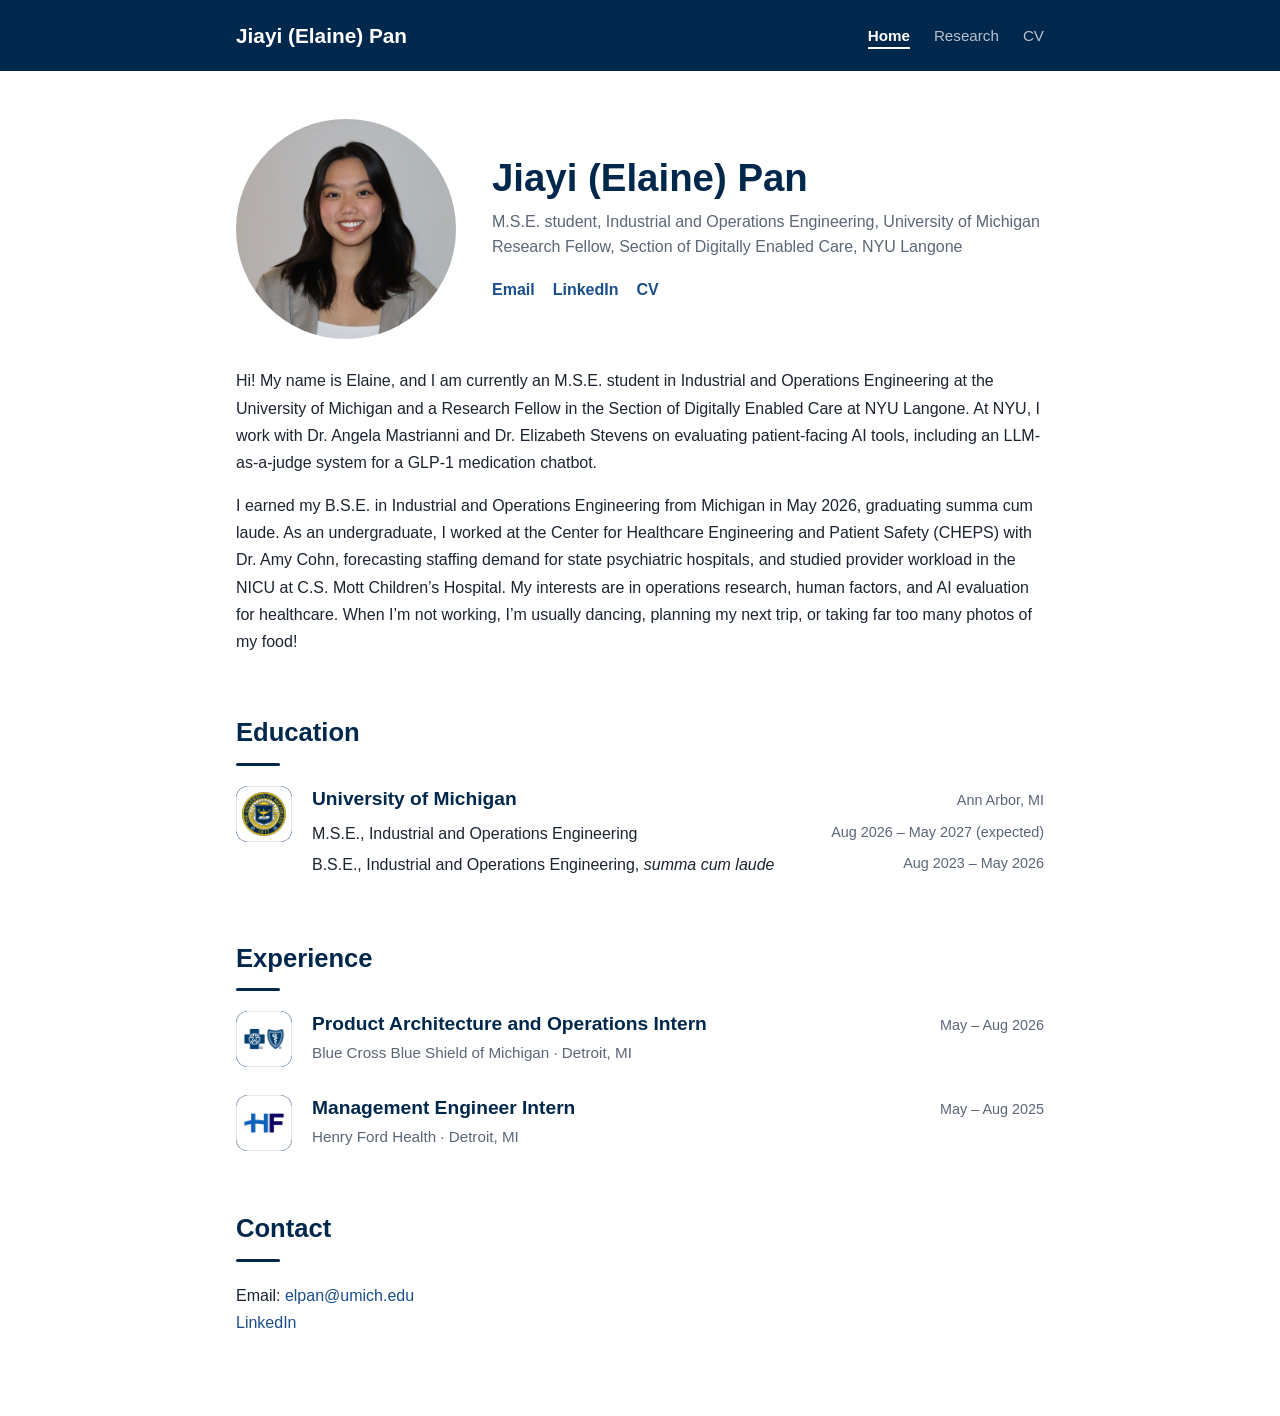
<file: index.html>
<!doctype html>
<html lang="en">
<head>
  <meta charset="utf-8">
  <meta name="viewport" content="width=device-width, initial-scale=1">
  <title>Jiayi (Elaine) Pan</title>
  <meta name="description" content="Jiayi (Elaine) Pan: M.S.E. student in Industrial and Operations Engineering at the University of Michigan and Research Fellow at NYU Langone.">
  <link rel="stylesheet" href="assets/css/style.css?v=5">
</head>
<body>
  <header class="site-header">
    <div class="inner">
      <a class="site-title" href="./">Jiayi (Elaine) Pan</a>
      <nav class="site-nav">
        <a href="./" aria-current="page">Home</a>
        <a href="research.html">Research</a>
        <a href="cv.html">CV</a>
      </nav>
    </div>
  </header>

  <main>
    <section class="profile">
      <img src="assets/img/profile.jpg" alt="Photo of Jiayi (Elaine) Pan" onerror="this.remove()">
      <div>
        <h1>Jiayi (Elaine) Pan</h1>
        <p class="subtitle">M.S.E. student, Industrial and Operations Engineering, University of Michigan<br>
          Research Fellow, Section of Digitally Enabled Care, NYU Langone</p>
        <div class="links">
          <a href="mailto:elpan@umich.edu">Email</a>
          <a href="https://www.linkedin.com/in/elaine-pan-384683247">LinkedIn</a>
          <a href="cv.html">CV</a>
        </div>
      </div>
    </section>

    <p>Hi! My name is Elaine, and I am currently an M.S.E. student in Industrial and Operations Engineering at the University of Michigan and a Research Fellow in the Section of Digitally Enabled Care at NYU Langone. At NYU, I work with Dr. Angela Mastrianni and Dr. Elizabeth Stevens on evaluating patient-facing AI tools, including an LLM-as-a-judge system for a GLP-1 medication chatbot.</p>
    <p>I earned my B.S.E. in Industrial and Operations Engineering from Michigan in May 2026, graduating summa cum laude. As an undergraduate, I worked at the Center for Healthcare Engineering and Patient Safety (CHEPS) with Dr. Amy Cohn, forecasting staffing demand for state psychiatric hospitals, and studied provider workload in the NICU at C.S. Mott Children&rsquo;s Hospital. My interests are in operations research, human factors, and AI evaluation for healthcare. When I&rsquo;m not working, I&rsquo;m usually dancing, planning my next trip, or taking far too many photos of my food!</p>

    <h2>Education</h2>
    <ol class="timeline">
      <li>
        <div class="tl-logo" aria-hidden="true">M<img src="assets/img/logos/umich.png" alt="" onerror="this.remove()"></div>
        <div class="tl-body">
          <div class="tl-head"><h3>University of Michigan</h3><span class="tl-date">Ann Arbor, MI</span></div>
          <ul class="tl-degrees">
            <li><span>M.S.E., Industrial and Operations Engineering</span><span class="tl-date">Aug 2026 &ndash; May 2027 (expected)</span></li>
            <li><span>B.S.E., Industrial and Operations Engineering, <em>summa cum laude</em></span><span class="tl-date">Aug 2023 &ndash; May 2026</span></li>
          </ul>
        </div>
      </li>
    </ol>

    <h2>Experience</h2>
    <ol class="timeline">
      <li>
        <div class="tl-logo" aria-hidden="true">BCBS<img src="assets/img/logos/bcbsm.png" alt="" onerror="this.remove()"></div>
        <div class="tl-body">
          <div class="tl-head"><h3>Product Architecture and Operations Intern</h3><span class="tl-date">May &ndash; Aug 2026</span></div>
          <p class="tl-sub">Blue Cross Blue Shield of Michigan &middot; Detroit, MI</p>
        </div>
      </li>
      <li>
        <div class="tl-logo" aria-hidden="true">HF<img src="assets/img/logos/henryford.png" alt="" onerror="this.remove()"></div>
        <div class="tl-body">
          <div class="tl-head"><h3>Management Engineer Intern</h3><span class="tl-date">May &ndash; Aug 2025</span></div>
          <p class="tl-sub">Henry Ford Health &middot; Detroit, MI</p>
        </div>
      </li>
    </ol>

    <h2>Contact</h2>
    <p>
      Email: <a href="mailto:elpan@umich.edu">elpan@umich.edu</a><br>
      <a href="https://www.linkedin.com/in/elaine-pan-384683247">LinkedIn</a>
    </p>
  </main>
</body>
</html>
</file>
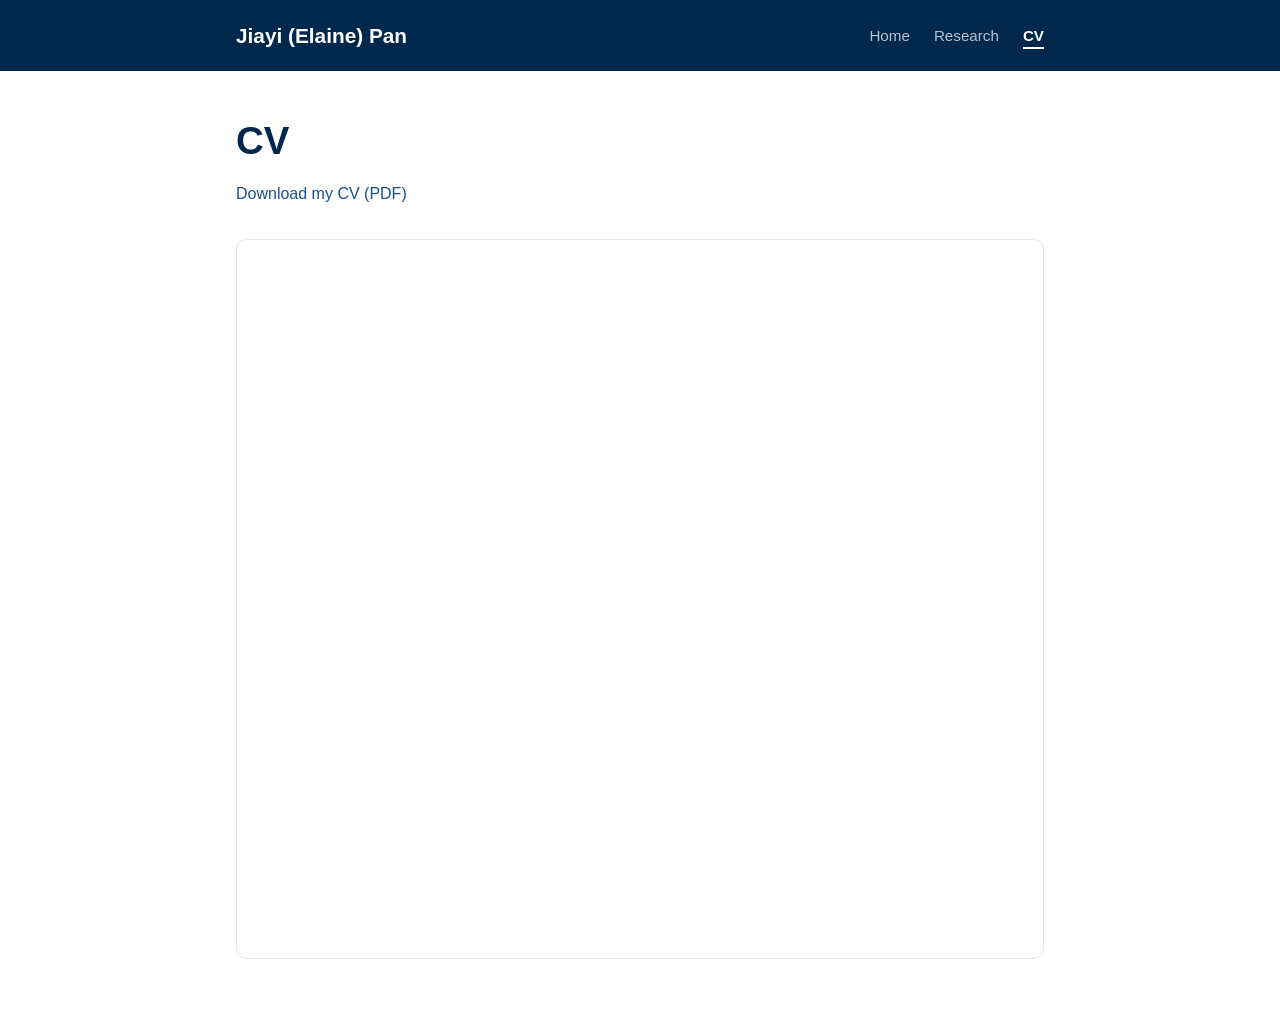
<file: cv.html>
<!doctype html>
<html lang="en">
<head>
  <meta charset="utf-8">
  <meta name="viewport" content="width=device-width, initial-scale=1">
  <title>CV · Jiayi (Elaine) Pan</title>
  <meta name="description" content="Curriculum vitae of Jiayi (Elaine) Pan.">
  <link rel="stylesheet" href="assets/css/style.css?v=5">
</head>
<body>
  <header class="site-header">
    <div class="inner">
      <a class="site-title" href="./">Jiayi (Elaine) Pan</a>
      <nav class="site-nav">
        <a href="./">Home</a>
        <a href="research.html">Research</a>
        <a href="cv.html" aria-current="page">CV</a>
      </nav>
    </div>
  </header>

  <main>
    <h1>CV</h1>
    <p><a href="assets/files/cv.pdf">Download my CV (PDF)</a></p>
    <iframe class="cv-frame" src="assets/files/cv.pdf" title="Jiayi (Elaine) Pan CV"></iframe>
  </main>
</body>
</html>
</file>
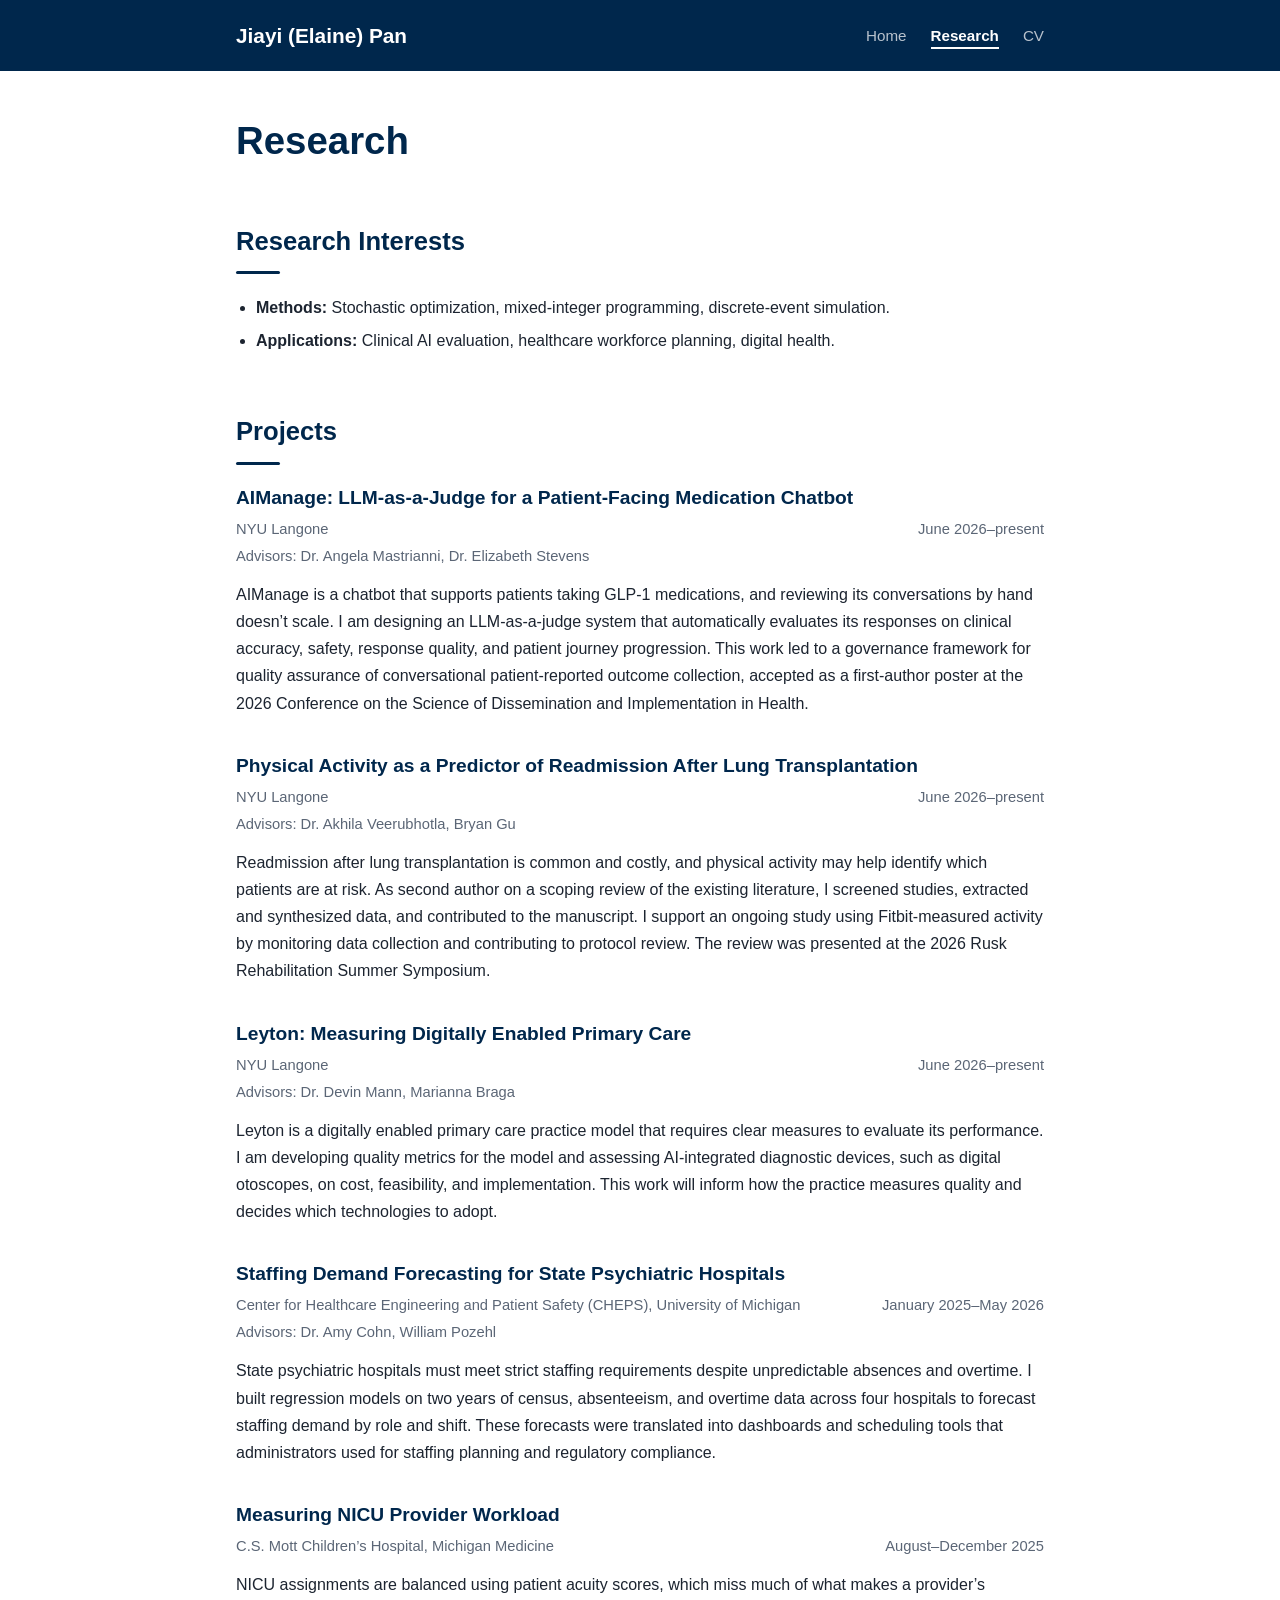
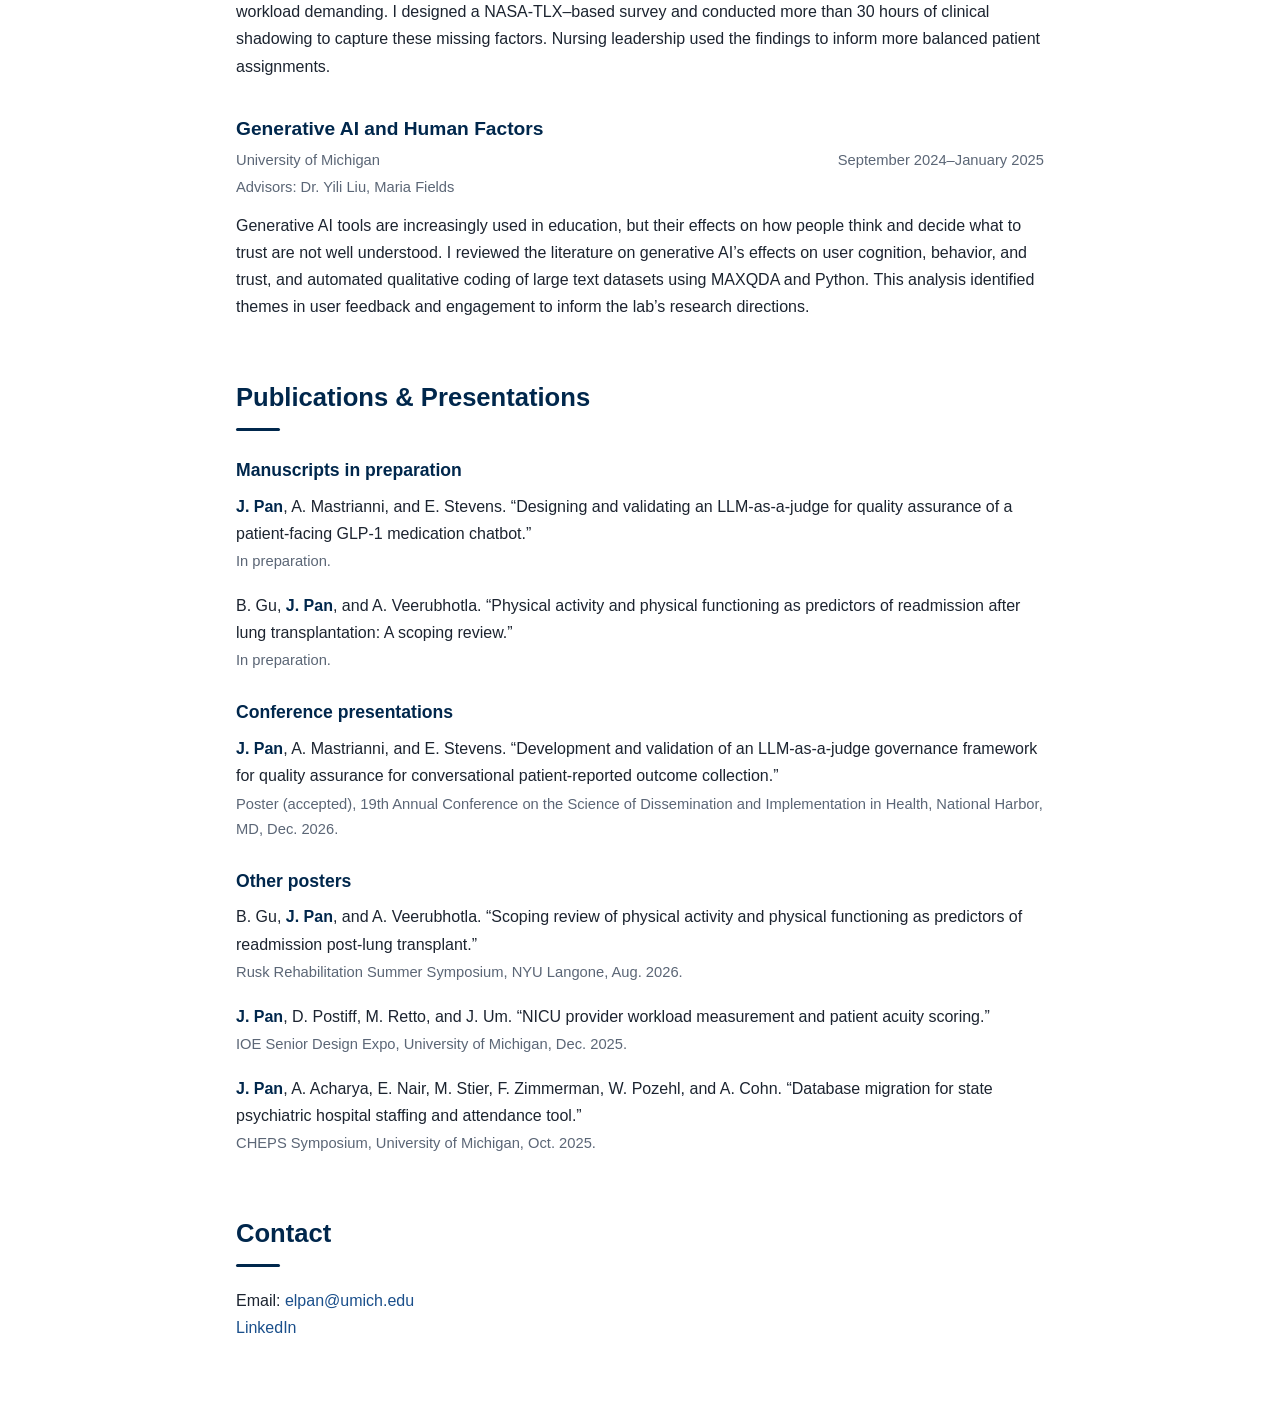
<file: research.html>
<!doctype html>
<html lang="en">
<head>
  <meta charset="utf-8">
  <meta name="viewport" content="width=device-width, initial-scale=1">
  <title>Research · Jiayi (Elaine) Pan</title>
  <meta name="description" content="Research projects, publications, and presentations of Jiayi (Elaine) Pan.">
  <link rel="stylesheet" href="assets/css/style.css?v=5">
</head>
<body>
  <header class="site-header">
    <div class="inner">
      <a class="site-title" href="./">Jiayi (Elaine) Pan</a>
      <nav class="site-nav">
        <a href="./">Home</a>
        <a href="research.html" aria-current="page">Research</a>
        <a href="cv.html">CV</a>
      </nav>
    </div>
  </header>

  <main>
    <h1>Research</h1>

    <h2>Research Interests</h2>
    <ul class="entries">
      <li><strong>Methods:</strong> Stochastic optimization, mixed-integer programming, discrete-event simulation.</li>
      <li><strong>Applications:</strong> Clinical AI evaluation, healthcare workforce planning, digital health.</li>
    </ul>

    <h2>Projects</h2>
    <article class="project">
      <h3>AIManage: LLM-as-a-Judge for a Patient-Facing Medication Chatbot</h3>
      <p class="meta"><span>NYU Langone</span><span class="date">June 2026&ndash;present</span></p>
      <p class="advisors">Advisors: Dr. Angela Mastrianni, Dr. Elizabeth Stevens</p>
      <p class="desc">AIManage is a chatbot that supports patients taking GLP-1 medications, and reviewing its conversations by hand doesn&rsquo;t scale. I am designing an LLM-as-a-judge system that automatically evaluates its responses on clinical accuracy, safety, response quality, and patient journey progression. This work led to a governance framework for quality assurance of conversational patient-reported outcome collection, accepted as a first-author poster at the 2026 Conference on the Science of Dissemination and Implementation in Health.</p>
    </article>
    <article class="project">
      <h3>Physical Activity as a Predictor of Readmission After Lung Transplantation</h3>
      <p class="meta"><span>NYU Langone</span><span class="date">June 2026&ndash;present</span></p>
      <p class="advisors">Advisors: Dr. Akhila Veerubhotla, Bryan Gu</p>
      <p class="desc">Readmission after lung transplantation is common and costly, and physical activity may help identify which patients are at risk. As second author on a scoping review of the existing literature, I screened studies, extracted and synthesized data, and contributed to the manuscript. I support an ongoing study using Fitbit-measured activity by monitoring data collection and contributing to protocol review. The review was presented at the 2026 Rusk Rehabilitation Summer Symposium.</p>
    </article>
    <article class="project">
      <h3>Leyton: Measuring Digitally Enabled Primary Care</h3>
      <p class="meta"><span>NYU Langone</span><span class="date">June 2026&ndash;present</span></p>
      <p class="advisors">Advisors: Dr. Devin Mann, Marianna Braga</p>
      <p class="desc">Leyton is a digitally enabled primary care practice model that requires clear measures to evaluate its performance. I am developing quality metrics for the model and assessing AI-integrated diagnostic devices, such as digital otoscopes, on cost, feasibility, and implementation. This work will inform how the practice measures quality and decides which technologies to adopt.</p>
    </article>
    <article class="project">
      <h3>Staffing Demand Forecasting for State Psychiatric Hospitals</h3>
      <p class="meta"><span>Center for Healthcare Engineering and Patient Safety (CHEPS), University of Michigan</span><span class="date">January 2025&ndash;May 2026</span></p>
      <p class="advisors">Advisors: Dr. Amy Cohn, William Pozehl</p>
      <p class="desc">State psychiatric hospitals must meet strict staffing requirements despite unpredictable absences and overtime. I built regression models on two years of census, absenteeism, and overtime data across four hospitals to forecast staffing demand by role and shift. These forecasts were translated into dashboards and scheduling tools that administrators used for staffing planning and regulatory compliance.</p>
    </article>
    <article class="project">
      <h3>Measuring NICU Provider Workload</h3>
      <p class="meta"><span>C.S. Mott Children&rsquo;s Hospital, Michigan Medicine</span><span class="date">August&ndash;December 2025</span></p>
      <p class="desc">NICU assignments are balanced using patient acuity scores, which miss much of what makes a provider&rsquo;s workload demanding. I designed a NASA-TLX&ndash;based survey and conducted more than 30 hours of clinical shadowing to capture these missing factors. Nursing leadership used the findings to inform more balanced patient assignments.</p>
    </article>
    <article class="project">
      <h3>Generative AI and Human Factors</h3>
      <p class="meta"><span>University of Michigan</span><span class="date">September 2024&ndash;January 2025</span></p>
      <p class="advisors">Advisors: Dr. Yili Liu, Maria Fields</p>
      <p class="desc">Generative AI tools are increasingly used in education, but their effects on how people think and decide what to trust are not well understood. I reviewed the literature on generative AI&rsquo;s effects on user cognition, behavior, and trust, and automated qualitative coding of large text datasets using MAXQDA and Python. This analysis identified themes in user feedback and engagement to inform the lab&rsquo;s research directions.</p>
    </article>

    <h2>Publications &amp; Presentations</h2>
    <h3 class="pub-group">Manuscripts in preparation</h3>
    <ul class="pubs">
      <li><span class="me">J. Pan</span>, A. Mastrianni, and E. Stevens. &ldquo;Designing and validating an LLM-as-a-judge for quality assurance of a patient-facing GLP-1 medication chatbot.&rdquo; <span class="venue">In preparation.</span></li>
      <li>B. Gu, <span class="me">J. Pan</span>, and A. Veerubhotla. &ldquo;Physical activity and physical functioning as predictors of readmission after lung transplantation: A scoping review.&rdquo; <span class="venue">In preparation.</span></li>
    </ul>

    <h3 class="pub-group">Conference presentations</h3>
    <ul class="pubs">
      <li><span class="me">J. Pan</span>, A. Mastrianni, and E. Stevens. &ldquo;Development and validation of an LLM-as-a-judge governance framework for quality assurance for conversational patient-reported outcome collection.&rdquo; <span class="venue">Poster (accepted), 19th Annual Conference on the Science of Dissemination and Implementation in Health, National Harbor, MD, Dec. 2026.</span></li>
    </ul>

    <h3 class="pub-group">Other posters</h3>
    <ul class="pubs">
      <li>B. Gu, <span class="me">J. Pan</span>, and A. Veerubhotla. &ldquo;Scoping review of physical activity and physical functioning as predictors of readmission post-lung transplant.&rdquo; <span class="venue">Rusk Rehabilitation Summer Symposium, NYU Langone, Aug. 2026.</span></li>
      <li><span class="me">J. Pan</span>, D. Postiff, M. Retto, and J. Um. &ldquo;NICU provider workload measurement and patient acuity scoring.&rdquo; <span class="venue">IOE Senior Design Expo, University of Michigan, Dec. 2025.</span></li>
      <li><span class="me">J. Pan</span>, A. Acharya, E. Nair, M. Stier, F. Zimmerman, W. Pozehl, and A. Cohn. &ldquo;Database migration for state psychiatric hospital staffing and attendance tool.&rdquo; <span class="venue">CHEPS Symposium, University of Michigan, Oct. 2025.</span></li>
    </ul>

    <h2>Contact</h2>
    <p>
      Email: <a href="mailto:elpan@umich.edu">elpan@umich.edu</a><br>
      <a href="https://www.linkedin.com/in/elaine-pan-384683247">LinkedIn</a>
    </p>
  </main>
</body>
</html>
</file>
<file: assets/css/style.css>
:root {
  --blue: #00274c;        /* Michigan blue */
  --bg: #ffffff;
  --text: #1c2430;
  --muted: #5b6676;
  --heading: var(--blue);
  --accent: var(--blue);
  --link: #1a4f8b;
  --border: #e3e8ef;
  --header-bg: var(--blue);
  --header-text: #ffffff;
  --sans: -apple-system, BlinkMacSystemFont, "Segoe UI", Roboto, "Helvetica Neue", Arial, sans-serif;
}
@media (prefers-color-scheme: dark) {
  :root {
    --bg: #0d1520;
    --text: #e4e9f0;
    --muted: #9aa8ba;
    --heading: #cfe0f5;
    --accent: #7fa6d6;
    --link: #8db8ec;
    --border: #243246;
    --header-bg: #00274c;
  }
}

* { box-sizing: border-box; }
html { -webkit-text-size-adjust: 100%; }
body {
  margin: 0;
  background: var(--bg);
  color: var(--text);
  font: 16px/1.7 var(--sans);
}
a { color: var(--link); text-decoration: none; }
a:hover { text-decoration: underline; }

/* Header */
.site-header { background: var(--header-bg); }
.site-header .inner,
main {
  max-width: 840px;
  margin: 0 auto;
  padding: 0 16px;
}
.site-header .inner {
  display: flex;
  flex-wrap: wrap;
  align-items: center;
  justify-content: space-between;
  gap: 8px 24px;
  padding-top: 18px;
  padding-bottom: 18px;
}
.site-title {
    font-weight: 600;
  font-size: 1.3rem;
  color: var(--header-text);
}
.site-title:hover { text-decoration: none; }
.site-nav { display: flex; flex-wrap: wrap; gap: 4px 24px; }
.site-nav a { color: rgba(255, 255, 255, 0.72); font-size: 0.95rem; }
.site-nav a:hover { color: #fff; text-decoration: none; }
.site-nav a[aria-current="page"] {
  color: #fff;
  font-weight: 600;
  box-shadow: inset 0 -2px 0 #fff;
}

/* Type */
main { padding-top: 48px; padding-bottom: 64px; }
h1, h2, h3 { color: var(--heading); font-weight: 600; }
h1 { font-size: 2.4rem; line-height: 1.15; margin: 0 0 10px; }
h2 {
  font-size: 1.6rem;
  margin: 56px 0 20px;
}
h2::after {
  content: "";
  display: block;
  width: 44px;
  height: 3px;
  margin-top: 8px;
  background: var(--accent);
  border-radius: 2px;
}
h3 { font-size: 1.2rem; line-height: 1.35; margin: 0; }

/* Profile */
.profile {
  display: flex;
  gap: 36px;
  align-items: center;
  margin-bottom: 28px;
}
.profile img {
  width: 220px;
  height: 220px;
  object-fit: cover;
  border-radius: 50%;
  flex-shrink: 0;
}
.profile .subtitle { color: var(--muted); margin: 0 0 16px; line-height: 1.55; }
.links { display: flex; flex-wrap: wrap; gap: 6px 18px; }
.links a { font-weight: 600; }
@media (max-width: 640px) {
  .profile { flex-direction: column; text-align: center; gap: 24px; }
  .links { justify-content: center; }
  h1 { font-size: 2rem; }
}

/* Timeline (education, experience) */
.timeline { list-style: none; margin: 0; padding: 0; position: relative; }
.timeline > li {
  position: relative;
  display: flex;
  gap: 20px;
  padding-bottom: 28px;
}
.timeline > li:last-child { padding-bottom: 0; }
.tl-logo {
  position: relative;
  flex-shrink: 0;
  width: 56px;
  height: 56px;
  border-radius: 12px;
  background: var(--blue);
  color: #fff;
  display: grid;
  place-items: center;
    font-weight: 600;
  font-size: 1rem;
  letter-spacing: 0.02em;
  overflow: hidden;
}
.tl-logo img {
  position: absolute;
  inset: 0;
  width: 100%;
  height: 100%;
  object-fit: contain;
  background: #fff;
  padding: 5px;
  border: 1px solid var(--border);
  border-radius: 12px;
}
.tl-body { flex: 1; min-width: 0; }
.tl-head {
  display: flex;
  flex-wrap: wrap;
  justify-content: space-between;
  align-items: baseline;
  gap: 0 16px;
}
.tl-date { color: var(--muted); font-size: 0.9rem; white-space: nowrap; }
.tl-sub { color: var(--muted); margin: 2px 0 0; font-size: 0.95rem; }
.tl-degrees { list-style: none; margin: 6px 0 0; padding: 0; }
.tl-degrees li {
  display: flex;
  flex-wrap: wrap;
  justify-content: space-between;
  gap: 0 16px;
  padding: 2px 0;
}

/* Research */
.entries { padding-left: 20px; margin: 0; }
.entries li { margin: 6px 0; }

.project { margin: 0 0 36px; }
.project .meta {
  display: flex;
  flex-wrap: wrap;
  justify-content: space-between;
  gap: 0 16px;
  color: var(--muted);
  font-size: 0.92rem;
  margin: 6px 0 0;
}
.project .date { white-space: nowrap; }
.project .advisors { color: var(--muted); font-size: 0.92rem; margin: 2px 0 0; }
.project .desc { margin: 12px 0 0; }

h2 + h3.pub-group, .pub-group { font-size: 1.1rem; margin: 28px 0 10px; }
h2 + .pub-group { margin-top: 0; }
.pubs { list-style: none; padding: 0; margin: 0; }
.pubs li { margin-bottom: 18px; }
.pubs .me { font-weight: 600; color: var(--heading); }
.pubs .venue { display: block; color: var(--muted); font-size: 0.92rem; margin-top: 2px; }

/* CV */
.cv-frame {
  width: 100%;
  height: 80vh;
  border: 1px solid var(--border);
  border-radius: 10px;
  margin-top: 16px;
}
</file>
